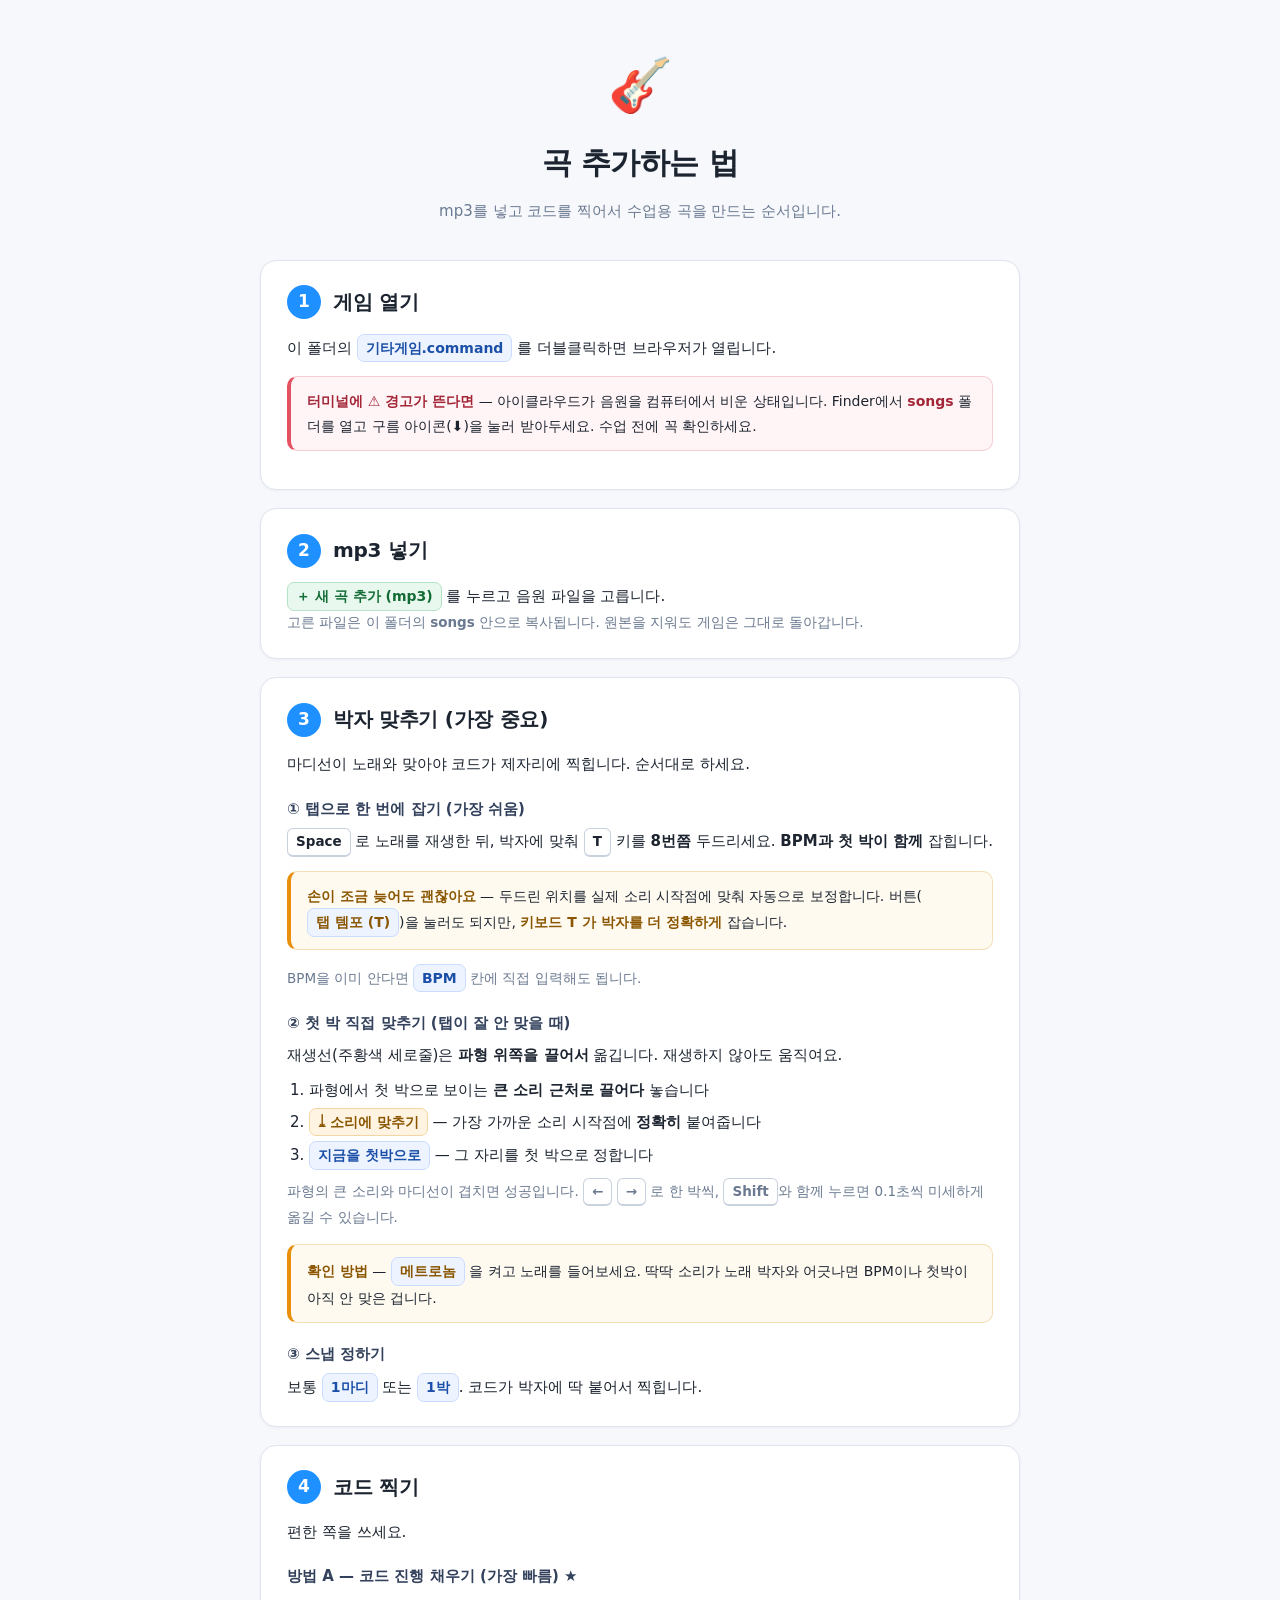
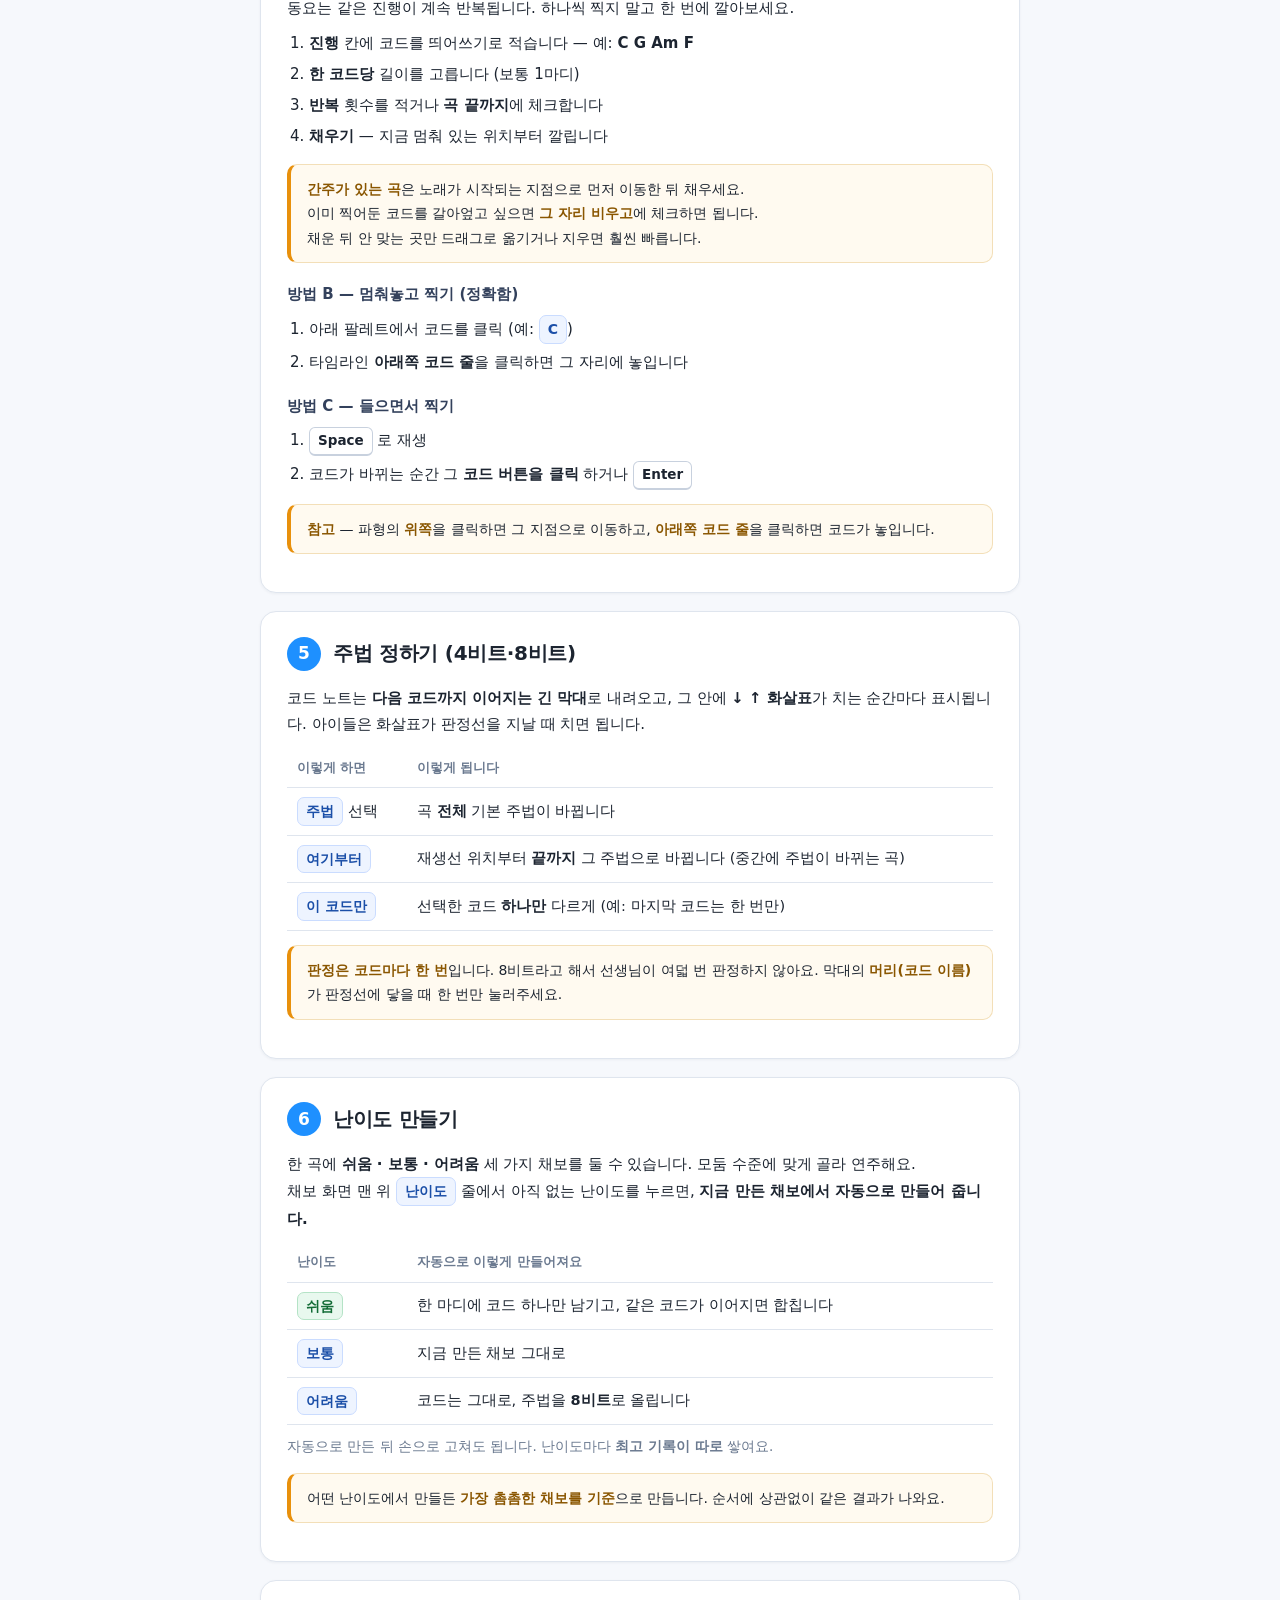
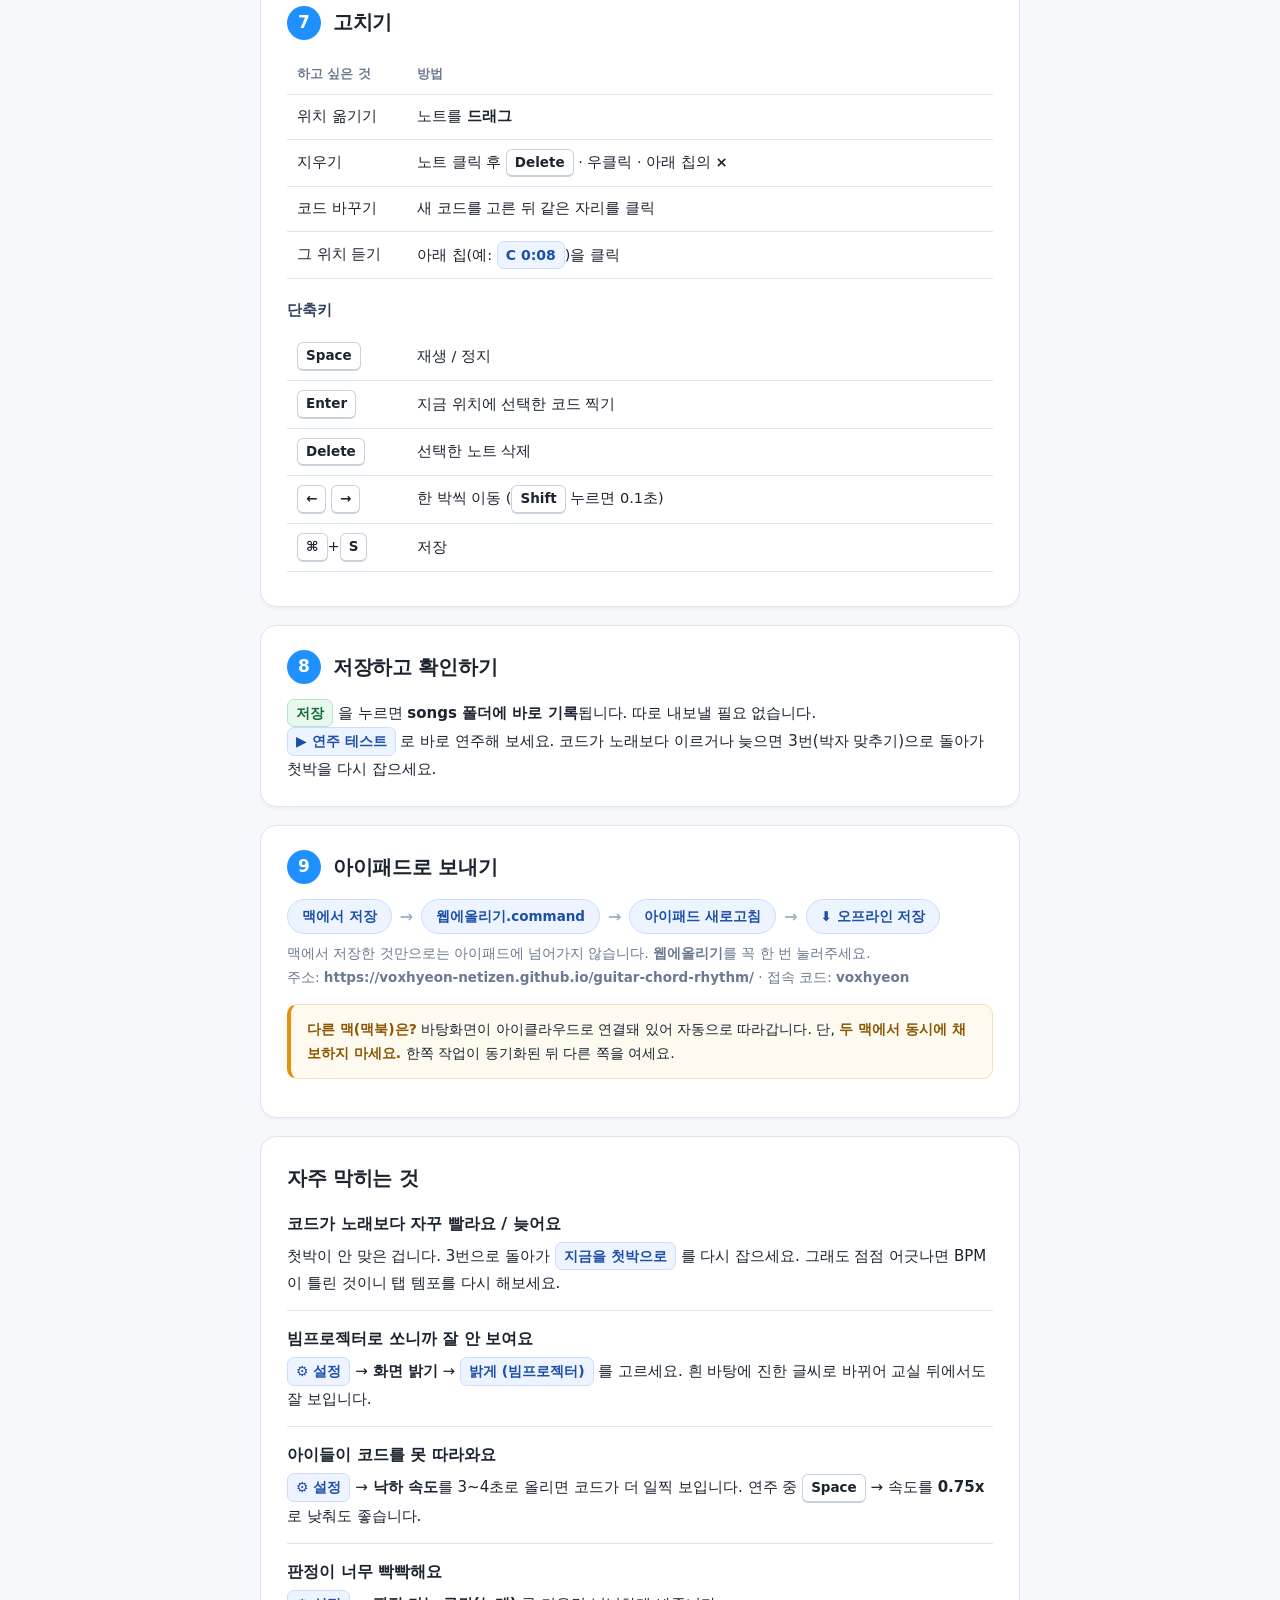
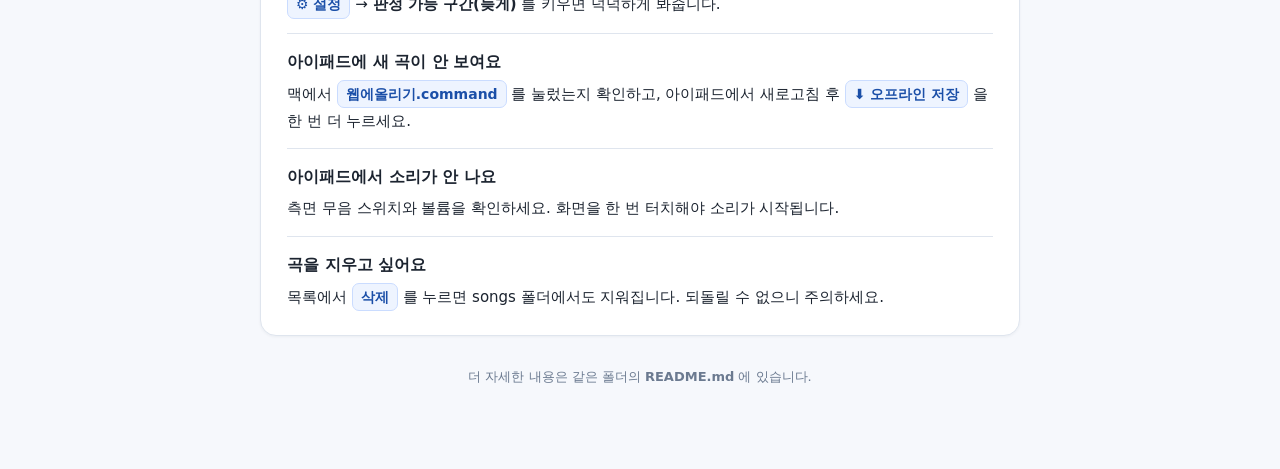
<file: 곡 추가하는 법.html>
<!DOCTYPE html>
<html lang="ko">
<head>
<meta charset="UTF-8" />
<meta name="viewport" content="width=device-width, initial-scale=1" />
<title>곡 추가하는 법 — 쿵치타치</title>
<style>
  :root {
    --ink: #1c2430; --muted: #6b7a90; --line: #dfe5ee; --bg: #f6f8fc;
    --blue: #1e90ff; --green: #16a34a; --red: #e45163; --amber: #e8900c; --card: #fff;
  }
  * { box-sizing: border-box; margin: 0; padding: 0; }
  body {
    font-family: 'Apple SD Gothic Neo', 'Malgun Gothic', system-ui, sans-serif;
    background: var(--bg); color: var(--ink); line-height: 1.75;
    padding: 40px 20px 80px; -webkit-text-size-adjust: 100%;
  }
  .wrap { max-width: 760px; margin: 0 auto; }

  header { text-align: center; margin-bottom: 36px; }
  header .icon { font-size: 52px; }
  h1 { font-size: 30px; font-weight: 800; letter-spacing: -.5px; margin: 6px 0 8px; }
  header p { color: var(--muted); font-size: 15px; }

  .card {
    background: var(--card); border: 1px solid var(--line); border-radius: 16px;
    padding: 24px 26px; margin-bottom: 18px; box-shadow: 0 1px 3px rgba(20,30,50,.05);
  }
  .step-head { display: flex; align-items: center; gap: 12px; margin-bottom: 14px; }
  .num {
    flex: none; width: 34px; height: 34px; border-radius: 50%;
    background: var(--blue); color: #fff; font-weight: 800; font-size: 17px;
    display: flex; align-items: center; justify-content: center;
  }
  h2 { font-size: 20px; font-weight: 800; letter-spacing: -.3px; }
  h3 { font-size: 15px; font-weight: 800; margin: 18px 0 6px; color: #33415c; }
  p, li { font-size: 15px; }
  ul, ol { padding-left: 22px; margin: 8px 0; }
  li { margin-bottom: 5px; }
  .muted { color: var(--muted); font-size: 13.5px; }

  b.btn {
    display: inline-block; background: #eef4ff; border: 1px solid #cadcff; color: #1b4fa8;
    border-radius: 7px; padding: 1px 8px; font-size: 14px; font-weight: 700; white-space: nowrap;
  }
  b.btn.green { background: #e8f8ee; border-color: #b4e3c6; color: #136c36; }
  b.btn.amber { background: #fff4e2; border-color: #f3d6a4; color: #8a5600; }
  kbd {
    display: inline-block; background: #fff; border: 1px solid #c8d1de; border-bottom-width: 2px;
    border-radius: 6px; padding: 1px 8px; font: inherit; font-size: 13.5px; font-weight: 700;
    min-width: 26px; text-align: center;
  }

  .tip {
    background: #fffaf0; border: 1px solid #f3dfb8; border-left: 4px solid var(--amber);
    border-radius: 10px; padding: 12px 16px; margin: 14px 0; font-size: 14px;
  }
  .tip b { color: #8a5600; }
  .warn { background: #fff5f6; border-color: #f6ced4; border-left-color: var(--red); }
  .warn b { color: #a32638; }

  table { width: 100%; border-collapse: collapse; margin: 10px 0; font-size: 14.5px; }
  th, td { text-align: left; padding: 9px 10px; border-bottom: 1px solid var(--line); }
  th { color: var(--muted); font-size: 12.5px; font-weight: 700; }
  td:first-child { width: 120px; white-space: nowrap; }

  .flow { display: flex; flex-wrap: wrap; align-items: center; gap: 8px; margin: 10px 0 4px; }
  .flow span {
    background: #eef4ff; border: 1px solid #cadcff; color: #1b4fa8;
    border-radius: 999px; padding: 5px 14px; font-size: 13.5px; font-weight: 700;
  }
  .flow i { color: #9db0cc; font-style: normal; font-weight: 800; }

  .faq { border-top: 1px solid var(--line); padding-top: 14px; margin-top: 14px; }
  .faq:first-of-type { border-top: 0; padding-top: 0; margin-top: 0; }
  .faq .q { font-weight: 800; margin-bottom: 4px; }
  footer { text-align: center; color: var(--muted); font-size: 13px; margin-top: 30px; }

  @media print {
    body { background: #fff; padding: 0; }
    .card { box-shadow: none; break-inside: avoid; }
  }
</style>
</head>
<body>
<div class="wrap">

<header>
  <div class="icon">🎸</div>
  <h1>곡 추가하는 법</h1>
  <p>mp3를 넣고 코드를 찍어서 수업용 곡을 만드는 순서입니다.</p>
</header>

<div class="card">
  <div class="step-head"><div class="num">1</div><h2>게임 열기</h2></div>
  <p>이 폴더의 <b class="btn">기타게임.command</b> 를 더블클릭하면 브라우저가 열립니다.</p>
  <div class="tip warn">
    <b>터미널에 ⚠️ 경고가 뜬다면</b> — 아이클라우드가 음원을 컴퓨터에서 비운 상태입니다.
    Finder에서 <b>songs</b> 폴더를 열고 구름 아이콘(⬇)을 눌러 받아두세요. 수업 전에 꼭 확인하세요.
  </div>
</div>

<div class="card">
  <div class="step-head"><div class="num">2</div><h2>mp3 넣기</h2></div>
  <p><b class="btn green">＋ 새 곡 추가 (mp3)</b> 를 누르고 음원 파일을 고릅니다.</p>
  <p class="muted">고른 파일은 이 폴더의 <b>songs</b> 안으로 복사됩니다. 원본을 지워도 게임은 그대로 돌아갑니다.</p>
</div>

<div class="card">
  <div class="step-head"><div class="num">3</div><h2>박자 맞추기 (가장 중요)</h2></div>
  <p>마디선이 노래와 맞아야 코드가 제자리에 찍힙니다. 순서대로 하세요.</p>
  <h3>① 탭으로 한 번에 잡기 (가장 쉬움)</h3>
  <p><kbd>Space</kbd> 로 노래를 재생한 뒤, 박자에 맞춰 <kbd>T</kbd> 키를 <b>8번쯤</b> 두드리세요.
     <b>BPM과 첫 박이 함께</b> 잡힙니다.</p>
  <div class="tip">
    <b>손이 조금 늦어도 괜찮아요</b> — 두드린 위치를 실제 소리 시작점에 맞춰 자동으로 보정합니다.
    버튼(<b class="btn">탭 템포 (T)</b>)을 눌러도 되지만, <b>키보드 T 가 박자를 더 정확하게</b> 잡습니다.
  </div>
  <p class="muted">BPM을 이미 안다면 <b class="btn">BPM</b> 칸에 직접 입력해도 됩니다.</p>
  <h3>② 첫 박 직접 맞추기 (탭이 잘 안 맞을 때)</h3>
  <p>재생선(주황색 세로줄)은 <b>파형 위쪽을 끌어서</b> 옮깁니다. 재생하지 않아도 움직여요.</p>
  <ol>
    <li>파형에서 첫 박으로 보이는 <b>큰 소리 근처로 끌어다</b> 놓습니다</li>
    <li><b class="btn amber">⤓ 소리에 맞추기</b> — 가장 가까운 소리 시작점에 <b>정확히</b> 붙여줍니다</li>
    <li><b class="btn">지금을 첫박으로</b> — 그 자리를 첫 박으로 정합니다</li>
  </ol>
  <p class="muted">파형의 큰 소리와 마디선이 겹치면 성공입니다.
     <kbd>←</kbd> <kbd>→</kbd> 로 한 박씩, <kbd>Shift</kbd>와 함께 누르면 0.1초씩 미세하게 옮길 수 있습니다.</p>
  <div class="tip">
    <b>확인 방법</b> — <b class="btn">메트로놈</b> 을 켜고 노래를 들어보세요.
    딱딱 소리가 노래 박자와 어긋나면 BPM이나 첫박이 아직 안 맞은 겁니다.
  </div>
  <h3>③ 스냅 정하기</h3>
  <p>보통 <b class="btn">1마디</b> 또는 <b class="btn">1박</b>. 코드가 박자에 딱 붙어서 찍힙니다.</p>
</div>

<div class="card">
  <div class="step-head"><div class="num">4</div><h2>코드 찍기</h2></div>
  <p>편한 쪽을 쓰세요.</p>
  <h3>방법 A — 코드 진행 채우기 (가장 빠름) ★</h3>
  <p>동요는 같은 진행이 계속 반복됩니다. 하나씩 찍지 말고 한 번에 깔아보세요.</p>
  <ol>
    <li><b>진행</b> 칸에 코드를 띄어쓰기로 적습니다 — 예: <b>C G Am F</b></li>
    <li><b>한 코드당</b> 길이를 고릅니다 (보통 1마디)</li>
    <li><b>반복</b> 횟수를 적거나 <b>곡 끝까지</b>에 체크합니다</li>
    <li><b>채우기</b> — 지금 멈춰 있는 위치부터 깔립니다</li>
  </ol>
  <div class="tip">
    <b>간주가 있는 곡</b>은 노래가 시작되는 지점으로 먼저 이동한 뒤 채우세요.<br>
    이미 찍어둔 코드를 갈아엎고 싶으면 <b>그 자리 비우고</b>에 체크하면 됩니다.<br>
    채운 뒤 안 맞는 곳만 드래그로 옮기거나 지우면 훨씬 빠릅니다.
  </div>

  <h3>방법 B — 멈춰놓고 찍기 (정확함)</h3>
  <ol>
    <li>아래 팔레트에서 코드를 클릭 (예: <b class="btn">C</b>)</li>
    <li>타임라인 <b>아래쪽 코드 줄</b>을 클릭하면 그 자리에 놓입니다</li>
  </ol>
  <h3>방법 C — 들으면서 찍기</h3>
  <ol>
    <li><kbd>Space</kbd> 로 재생</li>
    <li>코드가 바뀌는 순간 그 <b>코드 버튼을 클릭</b> 하거나 <kbd>Enter</kbd></li>
  </ol>
  <div class="tip">
    <b>참고</b> — 파형의 <b>위쪽</b>을 클릭하면 그 지점으로 이동하고,
    <b>아래쪽 코드 줄</b>을 클릭하면 코드가 놓입니다.
  </div>
</div>

<div class="card">
  <div class="step-head"><div class="num">5</div><h2>주법 정하기 (4비트·8비트)</h2></div>
  <p>코드 노트는 <b>다음 코드까지 이어지는 긴 막대</b>로 내려오고, 그 안에
     <b>↓ ↑ 화살표</b>가 치는 순간마다 표시됩니다. 아이들은 화살표가 판정선을 지날 때 치면 됩니다.</p>
  <table>
    <tr><th>이렇게 하면</th><th>이렇게 됩니다</th></tr>
    <tr><td><b class="btn">주법</b> 선택</td><td>곡 <b>전체</b> 기본 주법이 바뀝니다</td></tr>
    <tr><td><b class="btn">여기부터</b></td><td>재생선 위치부터 <b>끝까지</b> 그 주법으로 바뀝니다 (중간에 주법이 바뀌는 곡)</td></tr>
    <tr><td><b class="btn">이 코드만</b></td><td>선택한 코드 <b>하나만</b> 다르게 (예: 마지막 코드는 한 번만)</td></tr>
  </table>
  <div class="tip">
    <b>판정은 코드마다 한 번</b>입니다. 8비트라고 해서 선생님이 여덟 번 판정하지 않아요.
    막대의 <b>머리(코드 이름)</b>가 판정선에 닿을 때 한 번만 눌러주세요.
  </div>
</div>

<div class="card">
  <div class="step-head"><div class="num">6</div><h2>난이도 만들기</h2></div>
  <p>한 곡에 <b>쉬움 · 보통 · 어려움</b> 세 가지 채보를 둘 수 있습니다. 모둠 수준에 맞게 골라 연주해요.</p>
  <p>채보 화면 맨 위 <b class="btn">난이도</b> 줄에서 아직 없는 난이도를 누르면,
     <b>지금 만든 채보에서 자동으로 만들어 줍니다.</b></p>
  <table>
    <tr><th>난이도</th><th>자동으로 이렇게 만들어져요</th></tr>
    <tr><td><b class="btn green">쉬움</b></td><td>한 마디에 코드 하나만 남기고, 같은 코드가 이어지면 합칩니다</td></tr>
    <tr><td><b class="btn">보통</b></td><td>지금 만든 채보 그대로</td></tr>
    <tr><td><b class="btn">어려움</b></td><td>코드는 그대로, 주법을 <b>8비트</b>로 올립니다</td></tr>
  </table>
  <p class="muted">자동으로 만든 뒤 손으로 고쳐도 됩니다. 난이도마다 <b>최고 기록이 따로</b> 쌓여요.</p>
  <div class="tip">
    어떤 난이도에서 만들든 <b>가장 촘촘한 채보를 기준</b>으로 만듭니다.
    순서에 상관없이 같은 결과가 나와요.
  </div>
</div>

<div class="card">
  <div class="step-head"><div class="num">7</div><h2>고치기</h2></div>
  <table>
    <tr><th>하고 싶은 것</th><th>방법</th></tr>
    <tr><td>위치 옮기기</td><td>노트를 <b>드래그</b></td></tr>
    <tr><td>지우기</td><td>노트 클릭 후 <kbd>Delete</kbd> · 우클릭 · 아래 칩의 <b>×</b></td></tr>
    <tr><td>코드 바꾸기</td><td>새 코드를 고른 뒤 같은 자리를 클릭</td></tr>
    <tr><td>그 위치 듣기</td><td>아래 칩(예: <b class="btn">C 0:08</b>)을 클릭</td></tr>
  </table>
  <h3>단축키</h3>
  <table>
    <tr><td><kbd>Space</kbd></td><td>재생 / 정지</td></tr>
    <tr><td><kbd>Enter</kbd></td><td>지금 위치에 선택한 코드 찍기</td></tr>
    <tr><td><kbd>Delete</kbd></td><td>선택한 노트 삭제</td></tr>
    <tr><td><kbd>←</kbd> <kbd>→</kbd></td><td>한 박씩 이동 (<kbd>Shift</kbd> 누르면 0.1초)</td></tr>
    <tr><td><kbd>⌘</kbd>+<kbd>S</kbd></td><td>저장</td></tr>
  </table>
</div>

<div class="card">
  <div class="step-head"><div class="num">8</div><h2>저장하고 확인하기</h2></div>
  <p><b class="btn green">저장</b> 을 누르면 <b>songs 폴더에 바로 기록</b>됩니다. 따로 내보낼 필요 없습니다.</p>
  <p><b class="btn">▶ 연주 테스트</b> 로 바로 연주해 보세요. 코드가 노래보다 이르거나 늦으면
     3번(박자 맞추기)으로 돌아가 첫박을 다시 잡으세요.</p>
</div>

<div class="card">
  <div class="step-head"><div class="num">9</div><h2>아이패드로 보내기</h2></div>
  <div class="flow">
    <span>맥에서 저장</span><i>→</i>
    <span>웹에올리기.command</span><i>→</i>
    <span>아이패드 새로고침</span><i>→</i>
    <span>⬇ 오프라인 저장</span>
  </div>
  <p class="muted" style="margin-top:8px">
    맥에서 저장한 것만으로는 아이패드에 넘어가지 않습니다. <b>웹에올리기</b>를 꼭 한 번 눌러주세요.<br />
    주소: <b>https://voxhyeon-netizen.github.io/guitar-chord-rhythm/</b> · 접속 코드: <b>voxhyeon</b>
  </p>
  <div class="tip">
    <b>다른 맥(맥북)은?</b> 바탕화면이 아이클라우드로 연결돼 있어 자동으로 따라갑니다.
    단, <b>두 맥에서 동시에 채보하지 마세요.</b> 한쪽 작업이 동기화된 뒤 다른 쪽을 여세요.
  </div>
</div>

<div class="card">
  <h2 style="margin-bottom:14px">자주 막히는 것</h2>

  <div class="faq">
    <div class="q">코드가 노래보다 자꾸 빨라요 / 늦어요</div>
    <p>첫박이 안 맞은 겁니다. 3번으로 돌아가 <b class="btn">지금을 첫박으로</b> 를 다시 잡으세요.
       그래도 점점 어긋나면 BPM이 틀린 것이니 탭 템포를 다시 해보세요.</p>
  </div>

  <div class="faq">
    <div class="q">빔프로젝터로 쏘니까 잘 안 보여요</div>
    <p><b class="btn">⚙ 설정</b> → <b>화면 밝기</b> → <b class="btn">밝게 (빔프로젝터)</b> 를 고르세요.
       흰 바탕에 진한 글씨로 바뀌어 교실 뒤에서도 잘 보입니다.</p>
  </div>

  <div class="faq">
    <div class="q">아이들이 코드를 못 따라와요</div>
    <p><b class="btn">⚙ 설정</b> → <b>낙하 속도</b>를 3~4초로 올리면 코드가 더 일찍 보입니다.
       연주 중 <kbd>Space</kbd> → 속도를 <b>0.75x</b>로 낮춰도 좋습니다.</p>
  </div>

  <div class="faq">
    <div class="q">판정이 너무 빡빡해요</div>
    <p><b class="btn">⚙ 설정</b> → <b>판정 가능 구간(늦게)</b> 를 키우면 넉넉하게 봐줍니다.</p>
  </div>

  <div class="faq">
    <div class="q">아이패드에 새 곡이 안 보여요</div>
    <p>맥에서 <b class="btn">웹에올리기.command</b> 를 눌렀는지 확인하고,
       아이패드에서 새로고침 후 <b class="btn">⬇ 오프라인 저장</b> 을 한 번 더 누르세요.</p>
  </div>

  <div class="faq">
    <div class="q">아이패드에서 소리가 안 나요</div>
    <p>측면 무음 스위치와 볼륨을 확인하세요. 화면을 한 번 터치해야 소리가 시작됩니다.</p>
  </div>

  <div class="faq">
    <div class="q">곡을 지우고 싶어요</div>
    <p>목록에서 <b class="btn">삭제</b> 를 누르면 songs 폴더에서도 지워집니다. 되돌릴 수 없으니 주의하세요.</p>
  </div>
</div>

<footer>
  더 자세한 내용은 같은 폴더의 <b>README.md</b> 에 있습니다.
</footer>

</div>
</body>
</html>
</file>
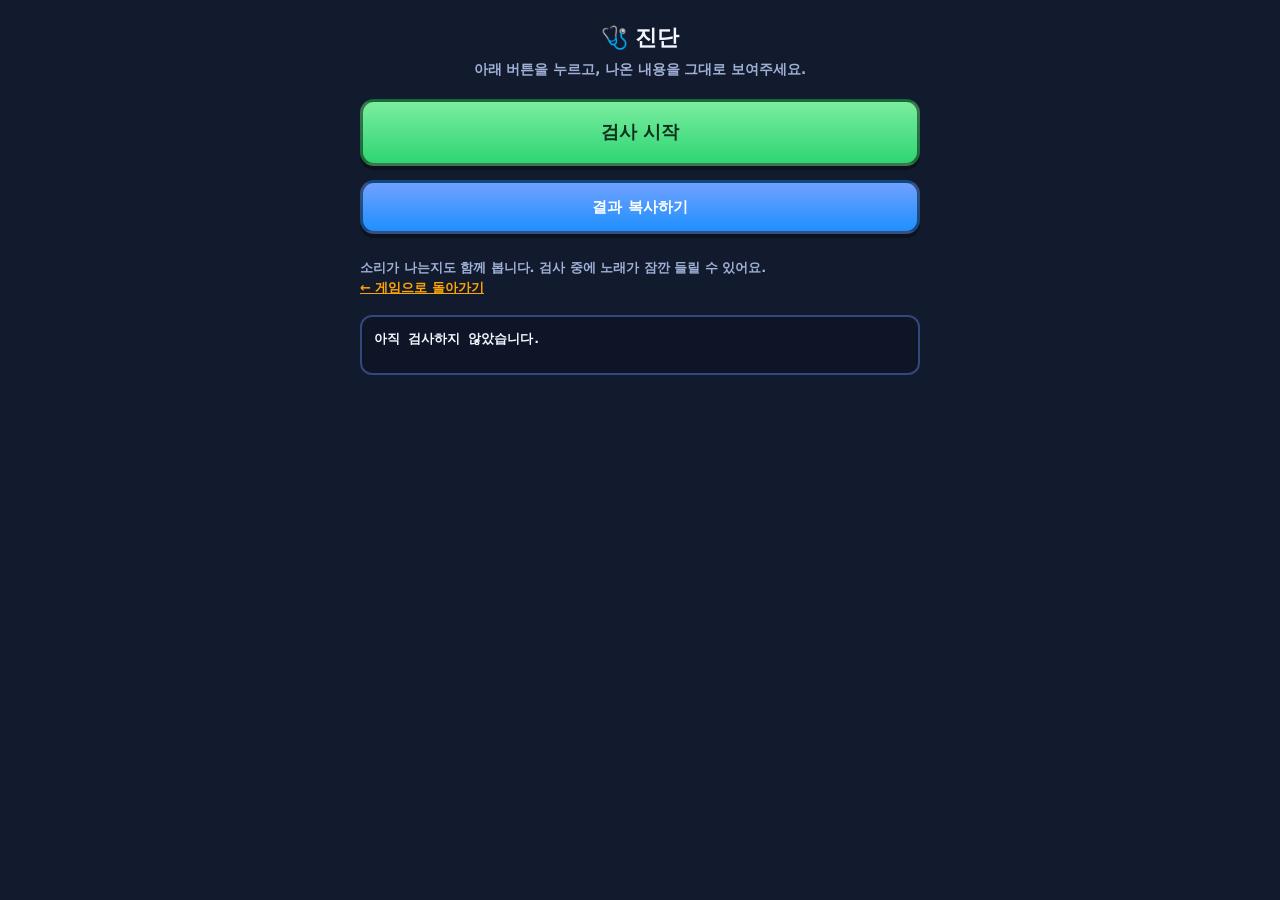
<file: 진단.html>
<!DOCTYPE html>
<html lang="ko">
<head>
<meta charset="UTF-8" />
<meta name="viewport" content="width=device-width, initial-scale=1, viewport-fit=cover" />
<title>진단 — 쿵치타치</title>
<style>
  * { box-sizing: border-box; margin: 0; padding: 0; -webkit-tap-highlight-color: transparent; }
  body {
    font-family: 'Apple SD Gothic Neo', system-ui, sans-serif; background: #121a2e; color: #f4f7ff;
    padding: 20px 14px 60px; line-height: 1.6; font-weight: 700;
  }
  .wrap { max-width: 560px; margin: 0 auto; }
  h1 { font-size: 22px; text-align: center; margin-bottom: 4px; }
  .sub { text-align: center; color: #9fb0d4; font-size: 13.5px; margin-bottom: 18px; }
  button {
    font: inherit; font-size: 18px; font-weight: 800; width: 100%; padding: 16px;
    border: 3px solid rgba(0,0,0,.5); border-radius: 14px; cursor: pointer;
    background: linear-gradient(180deg,#7bed9f,#2ed573); color: #10311d;
    box-shadow: 0 4px 0 rgba(0,0,0,.35); touch-action: manipulation; margin-bottom: 14px;
  }
  button:active { transform: translateY(3px); box-shadow: 0 1px 0 rgba(0,0,0,.35); }
  button.sub2 { background: linear-gradient(180deg,#70a1ff,#1e90ff); color: #fff; font-size: 15px; padding: 12px; }
  pre {
    background: #0d1527; border: 2px solid #34477a; border-radius: 12px; padding: 12px;
    font-size: 13px; line-height: 1.55; white-space: pre-wrap; word-break: break-all;
    font-family: ui-monospace, Menlo, monospace; font-weight: 600; min-height: 60px;
  }
  .hint { color: #9fb0d4; font-size: 13px; margin: 10px 0 16px; }
  .ok { color: #2ed573; } .bad { color: #ff6b81; }
  a { color: #ffa502; }
</style>
</head>
<body>
<div class="wrap">
  <h1>🩺 진단</h1>
  <p class="sub">아래 버튼을 누르고, 나온 내용을 그대로 보여주세요.</p>

  <button id="run">검사 시작</button>
  <button id="copy" class="sub2">결과 복사하기</button>
  <p class="hint">
    소리가 나는지도 함께 봅니다. 검사 중에 노래가 잠깐 들릴 수 있어요.<br />
    <a href="./">← 게임으로 돌아가기</a>
  </p>

  <pre id="out">아직 검사하지 않았습니다.</pre>
</div>

<script>
const out = document.getElementById('out');
let lines = [];
function log(s) { lines.push(s); out.textContent = lines.join('\n'); }

function fmt(v) {
  if (v === null || v === undefined) return '-';
  if (typeof v === 'number') return (Math.round(v * 100) / 100) + '';
  return String(v);
}

document.getElementById('copy').addEventListener('click', function () {
  const t = lines.join('\n');
  if (navigator.clipboard) navigator.clipboard.writeText(t).then(function () { alert('복사했어요. 붙여넣어 보여주세요.'); });
  else alert('길게 눌러서 글자를 선택해 복사해 주세요.');
});

document.getElementById('run').addEventListener('click', run);

async function run() {
  lines = [];

  /* 지난 연주에서 무슨 일이 있었는지 — 게임이 남겨둔 기록 */
  log('── 지난 연주 기록 ──');
  try {
    const raw = localStorage.getItem('gchord.lastRun');
    if (!raw) log('(아직 없음 — 게임에서 한 곡 틀어본 뒤 다시 검사하세요)');
    else JSON.parse(raw).forEach(function (l) { log('  ' + l); });
  } catch (e) { log('기록 읽기 실패: ' + e.message); }

  log('');
  log('── 기본 ──');
  log('주소: ' + location.origin + location.pathname.replace('진단.html', ''));
  log('브라우저: ' + navigator.userAgent.slice(0, 90));
  log('안전한 주소(https/localhost): ' + (window.isSecureContext ? '예' : '아니오'));

  /* 서비스워커 (오프라인 저장) */
  log('');
  log('── 오프라인 저장 ──');
  try {
    const regs = await navigator.serviceWorker.getRegistrations();
    log('서비스워커 등록: ' + regs.length + '개' + (regs.length ? ' (' + (regs[0].active ? '작동 중' : '대기 중') + ')' : ''));
    const keys = await caches.keys();
    log('저장함: ' + (keys.join(', ') || '없음'));
    for (const k of keys) {
      const c = await caches.open(k);
      const all = await c.keys();
      log('  · ' + k + ' — ' + all.length + '개');
    }
  } catch (e) { log('확인 실패: ' + e.message); }

  /* 곡 목록 */
  log('');
  log('── 곡 ──');
  let song = null;
  try {
    const r = await fetch('songs/songs.json?cb=' + Date.now());
    const d = await r.json();
    const songs = d.songs || [];
    log('곡 목록: ' + songs.length + '개 (' + r.status + ')');
    const key = '울면'.normalize('NFC');
    song = songs.find(function (s) {
      return (s.title || '').normalize('NFC').indexOf(key) >= 0;
    }) || songs[0];
  } catch (e) { log('곡 목록 실패: ' + e.message); }
  if (!song) { log('검사할 곡이 없습니다.'); return; }
  log('검사할 곡: ' + song.title + ' (' + song.audio + ')');
  log('적힌 길이: ' + fmt(song.duration) + '초');

  const url = 'songs/' + song.audio;

  /* 구간 요청 — 아이패드가 음원을 받아오는 방식 */
  log('');
  log('── 구간 요청(Range) ──');
  try {
    const r1 = await fetch(url, { headers: { Range: 'bytes=0-1' } });
    log('0-1 요청 → 상태 ' + r1.status + ' (206이어야 정상)');
    log('  Content-Range: ' + (r1.headers.get('content-range') || '없음'));
    const b = await r1.arrayBuffer();
    log('  받은 크기: ' + b.byteLength + '바이트 (2여야 정상)');
  } catch (e) { log('구간 요청 실패: ' + e.message); }
  try {
    const r2 = await fetch(url);
    const b2 = await r2.arrayBuffer();
    log('전체 요청 → 상태 ' + r2.status + ', ' + b2.byteLength + '바이트');
  } catch (e) { log('전체 요청 실패: ' + e.message); }

  /* 꼬리표가 붙은 주소와 안 붙은 주소를 둘 다 재생해 봅니다 */
  log('');
  log('── 주소에 따라 다른가 ──');
  for (const u of [url, url + '?v=1']) {
    const a0 = new Audio();
    a0.preload = 'auto';
    a0.src = u;
    a0.load();
    await new Promise(function (res) {
      let done = false;
      function ok() { if (!done) { done = true; res(); } }
      a0.addEventListener('loadedmetadata', ok);
      a0.addEventListener('error', ok);
      setTimeout(ok, 6000);
    });
    log((u.indexOf('?') >= 0 ? '꼬리표 있음' : '꼬리표 없음') + ' → 길이 '
        + (isFinite(a0.duration) ? a0.duration.toFixed(3) : 'NaN')
        + ' / ready' + a0.readyState + (isFinite(a0.duration) && a0.duration > 2 ? ' ✓' : '  ← 이상함'));
    a0.removeAttribute('src');
  }

  /* 실제 재생 */
  log('');
  log('── 실제 재생 ──');
  const a = new Audio();
  a.preload = 'auto';
  let endedAt = null;
  const t0 = Date.now();
  a.addEventListener('ended', function () { endedAt = (Date.now() - t0) / 1000; });
  a.addEventListener('error', function () {
    log('error 발생: code ' + (a.error ? a.error.code : '?') + ' ' + (a.error && a.error.message ? a.error.message : ''));
  });
  a.src = url;
  a.load();

  await new Promise(function (res) {
    let done = false;
    function ok() { if (!done) { done = true; res(); } }
    a.addEventListener('loadedmetadata', ok);
    a.addEventListener('error', ok);
    setTimeout(ok, 8000);
  });
  log('읽은 길이: ' + fmt(a.duration) + '초' + (isFinite(a.duration) && a.duration > 1 ? ' ✓' : '  ← 이상함'));
  log('readyState: ' + a.readyState + ' (4에 가까울수록 좋음)');
  log('networkState: ' + a.networkState);

  let playErr = null;
  try { await a.play(); } catch (e) { playErr = e.name + ': ' + e.message; }
  log('재생 시도: ' + (playErr ? '막힘 — ' + playErr : '시작됨'));

  await new Promise(function (r) { setTimeout(r, 2500); });
  log('2.5초 뒤 위치: ' + fmt(a.currentTime) + '초' + (a.currentTime > 0.5 ? ' ✓' : '  ← 안 흐름'));
  log('멈춤 상태(paused): ' + a.paused);
  log('끝났다고 알려옴: ' + (endedAt === null ? '아니오 ✓' : '예 — ' + fmt(endedAt) + '초 만에  ← 이것이 문제'));
  a.pause();

  log('');
  log('── 끝 ── 이 내용을 그대로 보여주세요.');
}
</script>
</body>
</html>
</file>
